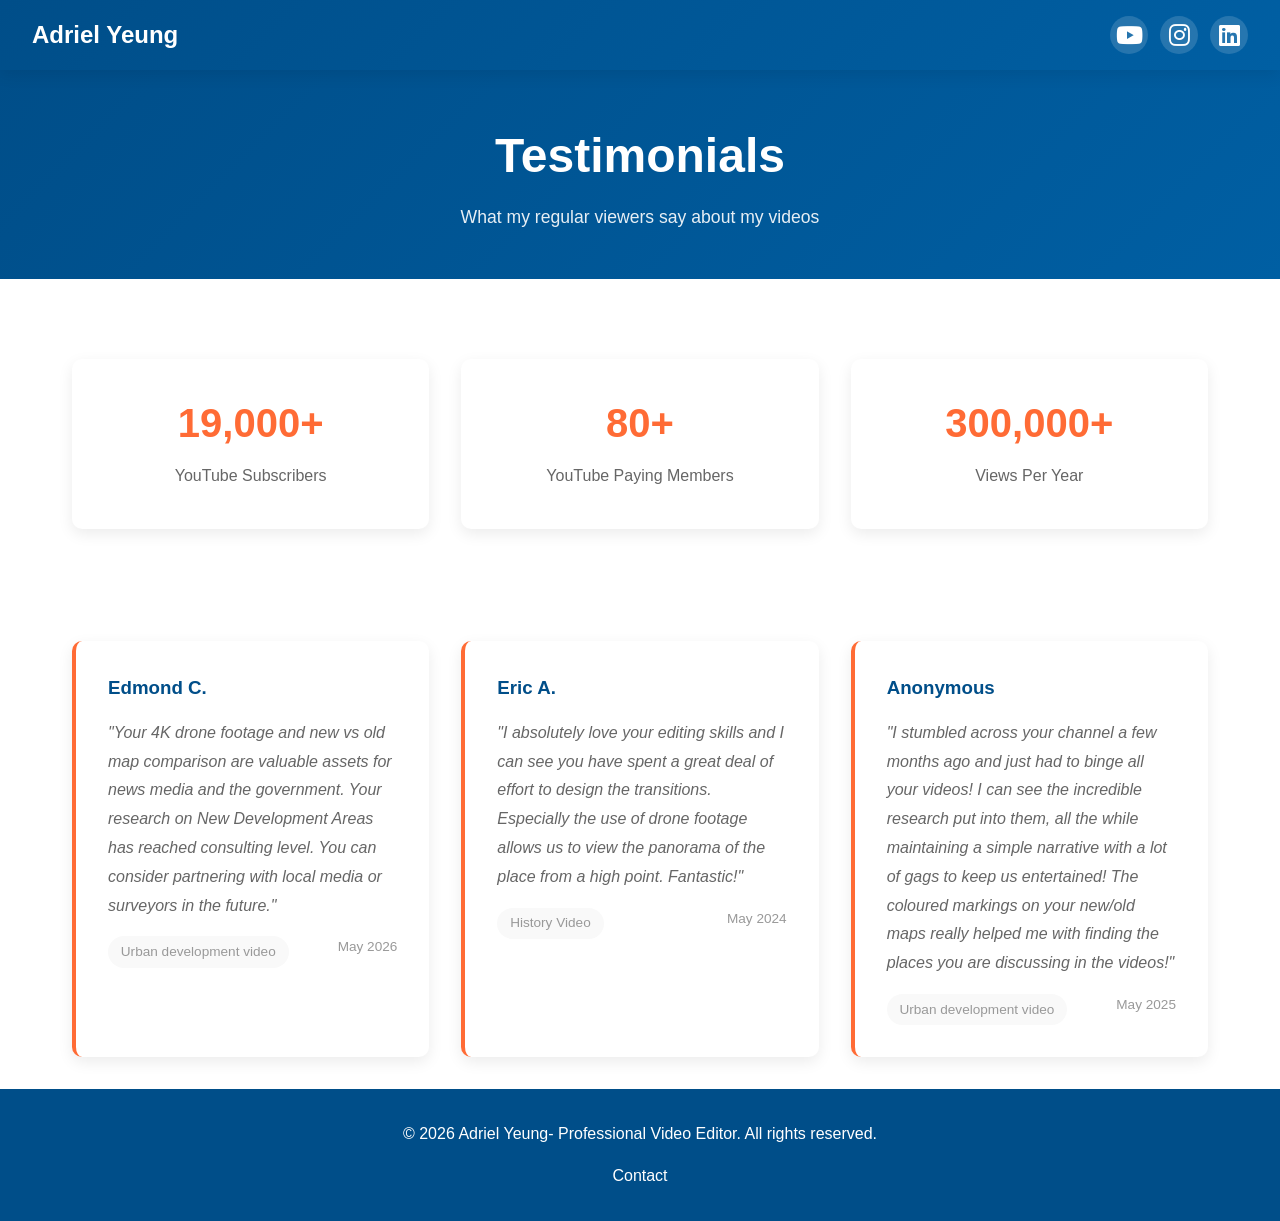
<file: testimonials.html>
<!DOCTYPE html>
<html lang="en">
<head>
    <meta charset="UTF-8">
    <meta name="viewport" content="width=device-width, initial-scale=1.0">
    <title>Testimonials - Adriel Yeung</title>
    <link rel="stylesheet" href="styles.css">
    <link rel="stylesheet" href="https://cdnjs.cloudflare.com/ajax/libs/font-awesome/6.4.0/css/all.min.css">
</head>
<body>
    <!-- Navigation -->
    <nav class="navbar">
        <div class="nav-container">
            <div class="logo">
                Adriel Yeung
            </div>
            <ul class="nav-menu">
                <li><a href="index.html" class="nav-link">Home</a></li>
                <li><a href="videos.html" class="nav-link">Videos</a></li>
                <li><a href="testimonials.html" class="nav-link active">Testimonials</a></li>
                <li><a href="index.html#contact" class="nav-link cta-btn">Contact</a></li>
            </ul>
            <div class="navbar-social-icons">
                <a href="https://www.youtube.com/@adriel.city.explorer" target="_blank" class="social-icon" title="YouTube">
                    <i class="fab fa-youtube"></i>
                </a>
                <a href="https://www.instagram.com/adriel.explorer/" target="_blank" class="social-icon" title="Instagram">
                    <i class="fab fa-instagram"></i>
                </a>
                <a href="https://www.linkedin.com/in/adriel-yeung/" target="_blank" class="social-icon" title="LinkedIn">
                    <i class="fab fa-linkedin"></i>
                </a>
            </div>
        </div>
    </nav>

    <!-- Page Header -->
    <section class="page-header">
        <h1>Testimonials</h1>
        <p>What my regular viewers say about my videos</p>
    </section>

    <!-- Stats Section -->
    <section class="testimonial-stats">
        <div class="stat-box">
            <h3>19,000+</h3>
            <p>YouTube Subscribers</p>
        </div>
        <div class="stat-box">
            <h3>80+</h3>
            <p>YouTube Paying Members</p>
        </div>
        <div class="stat-box">
            <h3>300,000+</h3>
            <p>Views Per Year</p>
        </div>
    </section>

    <!-- Testimonials Grid -->
    <section class="testimonials-container">
        <div class="testimonial-card">
            <div class="testimonial-header">
                <div class="client-info">
                    <h3>Edmond C.</h3>
                </div>
            </div>
            <p class="testimonial-text">"Your 4K drone footage and new vs old map comparison are valuable assets for news media and the government. Your research on New Development Areas has reached consulting level. You can consider partnering with local media or surveyors in the future."</p>
            <div class="testimonial-meta">
                <span class="project-type">Urban development video</span>
                <span class="date">May 2026</span>
            </div>
        </div>

        <div class="testimonial-card">
            <div class="testimonial-header">
                <div class="client-info">
                    <h3>Eric A.</h3>
                </div>
            </div>
            <p class="testimonial-text">"I absolutely love your editing skills and I can see you have spent a great deal of effort to design the transitions. Especially the use of drone footage allows us to view the panorama of the place from a high point. Fantastic!"</p>
            <div class="testimonial-meta">
                <span class="project-type">History Video</span>
                <span class="date">May 2024</span>
            </div>
        </div>

        <div class="testimonial-card">
            <div class="testimonial-header">
                <div class="client-info">
                    <h3>Anonymous</h3>
                </div>
            </div>
            <p class="testimonial-text">"I stumbled across your channel a few months ago and just had to binge all your videos! I can see the incredible research put into them, all the while maintaining a simple narrative with a lot of gags to keep us entertained! The coloured markings on your new/old maps really helped me with finding the places you are discussing in the videos!"</p>
            <div class="testimonial-meta">
                <span class="project-type">Urban development video</span>
                <span class="date">May 2025</span>
            </div>
        </div>
    </section>

    <!-- Footer -->
    <footer class="footer">
        <p>&copy; 2026 Adriel Yeung- Professional Video Editor. All rights reserved.</p>
        <div class="footer-links">
            <a href="#contact">Contact</a>
        </div>
    </footer>

    <script src="script.js"></script>
</body>
</html>
</file>
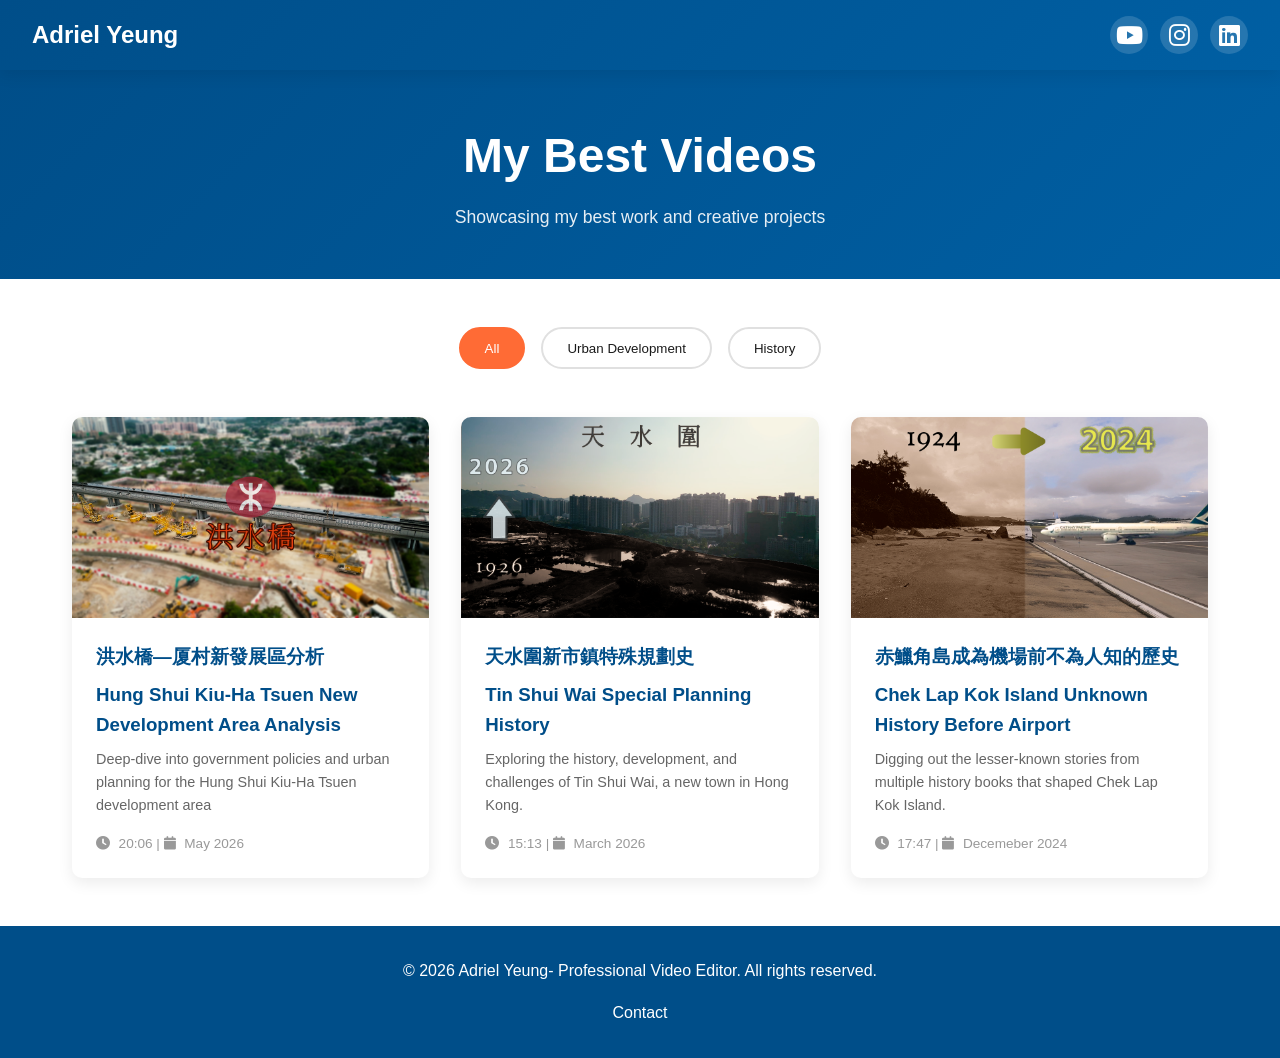
<file: videos.html>
<!DOCTYPE html>
<html lang="en">
<head>
    <meta charset="UTF-8">
    <meta name="viewport" content="width=device-width, initial-scale=1.0">
    <title>My Videos - Adriel Yeung</title>
    <link rel="stylesheet" href="styles.css">
    <link rel="stylesheet" href="https://cdnjs.cloudflare.com/ajax/libs/font-awesome/6.4.0/css/all.min.css">
</head>
<body>
    <!-- Navigation -->
    <nav class="navbar">
        <div class="nav-container">
            <div class="logo">
                Adriel Yeung
            </div>
            <ul class="nav-menu">
                <li><a href="index.html" class="nav-link">Home</a></li>
                <li><a href="videos.html" class="nav-link active">Videos</a></li>
                <li><a href="testimonials.html" class="nav-link">Testimonials</a></li>
                <li><a href="index.html#contact" class="nav-link cta-btn">Contact</a></li>
            </ul>
            <div class="navbar-social-icons">
                <a href="https://www.youtube.com/@adriel.city.explorer" target="_blank" class="social-icon" title="YouTube">
                    <i class="fab fa-youtube"></i>
                </a>
                <a href="https://www.instagram.com/adriel.explorer/" target="_blank" class="social-icon" title="Instagram">
                    <i class="fab fa-instagram"></i>
                </a>
                <a href="https://www.linkedin.com/in/adriel-yeung/" target="_blank" class="social-icon" title="LinkedIn">
                    <i class="fab fa-linkedin"></i>
                </a>
            </div>
        </div>
    </nav>

    <!-- Page Header -->
    <section class="page-header">
        <h1>My Best Videos</h1>
        <p>Showcasing my best work and creative projects</p>
    </section>

    <section class="videos-section">
        <!-- Filter Buttons -->
        <div class="filter-buttons">
            <button class="filter-btn active" data-filter="all">All</button>
            <button class="filter-btn" data-filter="urban-development">Urban Development</button>
            <button class="filter-btn" data-filter="history">History</button>
        </div>

        <!-- Videos Grid -->
        <div class="videos-grid">
            <div class="video-card" data-category="urban-development">
                <div class="video-thumbnail">
                    <img src="thumbnails/AS4B_tn1.png" alt="Hung Shui Kiu">
                    <div class="video-overlay">
                        <a href="https://youtu.be/UV2vupRSkmo" target="_blank" class="play-button">
                            <i class="fas fa-play"></i>
                        </a>
                    </div>
                </div>
                <div class="video-info">
                    <h3>洪水橋—厦村新發展區分析</h3>
                    <h3>Hung Shui Kiu-Ha Tsuen New Development Area Analysis</h3>
                    <p class="description">Deep-dive into government policies and urban planning for the Hung Shui Kiu-Ha Tsuen development area</p>
                    <p class="stats"><i class="fas fa-clock"></i> 20:06 | <i class="fas fa-calendar"></i> May 2026 </p>
                </div>
            </div>

            <div class="video-card" data-category="urban-development">
                <div class="video-thumbnail">
                    <img src="thumbnails/AS4A_tn2.png" alt="Tin Shui Wai">
                    <div class="video-overlay">
                        <a href="https://youtu.be/INduMZqhQag" target="_blank" class="play-button">
                            <i class="fas fa-play"></i>
                        </a>
                    </div>
                </div>
                <div class="video-info">
                    <h3>天水圍新市鎮特殊規劃史</h3>
                    <h3>Tin Shui Wai Special Planning History</h3>
                    <p class="description">Exploring the history, development, and challenges of Tin Shui Wai, a new town in Hong Kong.</p>
                    <p class="stats"><i class="fas fa-clock"></i> 15:13 | <i class="fas fa-calendar"></i> March 2026</p>
                </div>
            </div>

            <div class="video-card" data-category="history">
                <div class="video-thumbnail">
                    <img src="thumbnails/DI4_tn_1.png" alt="Chek Lap Kok">
                    <div class="video-overlay">
                        <a href="https://youtu.be/cl1tKQNAkxw" target="_blank" class="play-button">
                            <i class="fas fa-play"></i>
                        </a>
                    </div>
                </div>
                <div class="video-info">
                    <h3>赤鱲角島成為機場前不為人知的歷史</h3>
                    <h3>Chek Lap Kok Island Unknown History Before Airport</h3>
                    <p class="description">Digging out the lesser-known stories from multiple history books that shaped Chek Lap Kok Island.</p>
                    <p class="stats"><i class="fas fa-clock"></i> 17:47 | <i class="fas fa-calendar"></i> Decemeber 2024</p>
                </div>
            </div>
        </div>
    </section>

    <!-- Footer -->
    <footer class="footer">
        <p>&copy; 2026 Adriel Yeung- Professional Video Editor. All rights reserved.</p>
        <div class="footer-links">
            <a href="#contact">Contact</a>
        </div>
    </footer>

    <script src="script.js"></script>
</body>
</html>
</file>
<file: styles.css>
/* ===== Global Styles ===== */
* {
    margin: 0;
    padding: 0;
    box-sizing: border-box;
}

:root {
    --primary-color: #ff6b35;
    --secondary-color: #004e89;
    --accent-color: #f7931e;
    --text-dark: #1a1a1a;
    --text-light: #666;
    --bg-light: #f9f9f9;
    --bg-white: #ffffff;
    --border-color: #e0e0e0;
    --shadow: 0 10px 30px rgba(0, 0, 0, 0.1);
    --shadow-sm: 0 5px 15px rgba(0, 0, 0, 0.08);
}

html {
    scroll-behavior: smooth;
}

body {
    font-family: 'Segoe UI', Tahoma, Geneva, Verdana, sans-serif;
    line-height: 1.6;
    color: var(--text-dark);
    background-color: var(--bg-white);
}

/* ===== Navigation ===== */
.navbar {
    background: linear-gradient(135deg, var(--secondary-color) 0%, #005fa3 100%);
    padding: 1rem 0;
    position: sticky;
    top: 0;
    z-index: 1000;
    box-shadow: var(--shadow-sm);
}

.nav-container {
    max-width: 1800px;
    margin: 0 auto;
    padding: 0 2rem;
    display: flex;
    justify-content: space-between;
    align-items: center;
}

.logo {
    font-size: 1.5rem;
    font-weight: bold;
    color: white;
    display: flex;
    align-items: center;
    gap: 0.5rem;
}

.nav-menu {
    display: flex;
    list-style: none;
    gap: 2rem;
    align-items: center;
}

.nav-link {
    color: white;
    text-decoration: none;
    transition: all 0.3s ease;
    position: relative;
}

.nav-link:hover,
.nav-link.active {
    color: var(--accent-color);
}

.nav-link.active::after {
    content: '';
    position: absolute;
    bottom: -8px;
    left: 0;
    width: 100%;
    height: 2px;
    background: var(--accent-color);
}

.navbar-social-icons {
    display: flex;
    gap: 0.75rem;
    align-items: center;
}

.navbar-social-icons .social-icon {
    width: 38px;
    height: 38px;
    display: flex;
    align-items: center;
    justify-content: center;
    background: rgba(255, 255, 255, 0.15);
    border-radius: 50%;
    transition: background 0.2s ease, transform 0.2s ease;
    color: white;
}

.navbar-social-icons .social-icon:hover {
    background: rgba(255, 255, 255, 0.3);
    transform: translateY(-1px);
}

.cta-btn {
    background: var(--primary-color);
    padding: 0.5rem 1.5rem;
    border-radius: 5px;
    transition: all 0.3s ease;
}

.cta-btn:hover {
    background: var(--accent-color);
    transform: translateY(-2px);
}

/* ===== Buttons ===== */
.btn {
    padding: 0.8rem 2rem;
    border: none;
    border-radius: 5px;
    font-size: 1rem;
    cursor: pointer;
    transition: all 0.3s ease;
    text-decoration: none;
    display: inline-block;
    font-weight: 600;
}

.btn-primary {
    background: var(--primary-color);
    color: white;
}

.btn-primary:hover {
    background: var(--accent-color);
    transform: translateY(-3px);
    box-shadow: var(--shadow);
}

.btn-secondary {
    background: transparent;
    color: var(--primary-color);
    border: 2px solid var(--primary-color);
}

.btn-secondary:hover {
    background: var(--primary-color);
    color: white;
}

/* ===== Hero Section ===== */
.hero {
    background: linear-gradient(135deg, var(--secondary-color) 0%, #005fa3 100%);
    color: white;
    padding: 6rem 2rem;
    min-height: 600px;
    display: flex;
    align-items: center;
    justify-content: center;
    position: relative;
    overflow: hidden;
}

.hero-background {
    position: absolute;
    top: 0;
    left: 0;
    width: 100%;
    height: 100%;
    z-index: 0;
}

.animated-shape {
    position: absolute;
    opacity: 0.1;
}

.shape-1 {
    width: 400px;
    height: 400px;
    background: white;
    border-radius: 50%;
    top: -100px;
    right: -100px;
    animation: float 6s ease-in-out infinite;
}

.shape-2 {
    width: 300px;
    height: 300px;
    background: white;
    border-radius: 50%;
    bottom: -50px;
    left: 50px;
    animation: float 8s ease-in-out infinite reverse;
}

@keyframes float {
    0%, 100% {
        transform: translateY(0px);
    }
    50% {
        transform: translateY(30px);
    }
}

.hero-content {
    position: relative;
    z-index: 1;
    text-align: center;
    max-width: 800px;
}

.hero h1 {
    font-size: 3.5rem;
    margin-bottom: 1rem;
    font-weight: 700;
}

.hero p {
    font-size: 1.3rem;
    margin-bottom: 2rem;
    opacity: 0.9;
}

/* ===== About Section ===== */
.about {
    padding: 4rem 2rem;
    background: var(--bg-light);
}

.about-container {
    max-width: 1800px;
    margin: 0 auto;
    display: grid;
    grid-template-columns: 1fr 1fr;
    gap: 3rem;
    align-items: center;
}

.about h2 {
    font-size: 2.5rem;
    margin-bottom: 1.5rem;
    color: var(--secondary-color);
}

.about p {
    font-size: 1rem;
    line-height: 1.8;
    margin-bottom: 1rem;
    color: var(--text-light);
}

.highlight-stats {
    display: grid;
    grid-template-columns: repeat(3, 1fr);
    gap: 2rem;
    margin-top: 2rem;
}

.stat {
    text-align: center;
    padding: 1.5rem;
    background: white;
    border-radius: 10px;
    box-shadow: var(--shadow-sm);
}

.stat h3 {
    font-size: 2rem;
    color: var(--primary-color);
    margin-bottom: 0.5rem;
}

.stat p {
    margin: 0;
    color: var(--text-light);
}

.btn-stats {
    grid-column: 1 / -1;
    width: 100%;
    margin-top: 1rem;
}

.about-image {
    display: flex;
    justify-content: center;
}

.placeholder-image {
    width: 300px;
    height: 300px;
    background: linear-gradient(135deg, var(--primary-color) 0%, var(--accent-color) 100%);
    border-radius: 20px;
    display: flex;
    align-items: center;
    justify-content: center;
    font-size: 100px;
    color: white;
    box-shadow: var(--shadow);
}

/* ===== Services Section ===== */
.services-preview,
.services-detailed,
.packages {
    padding: 4rem 2rem;
}

.services-preview {
    background: white;
}

.services-detailed {
    background: var(--bg-light);
    display: grid;
    grid-template-columns: repeat(auto-fit, minmax(300px, 1fr));
    gap: 2rem;
}

.services-preview h2,
.packages h2 {
    text-align: center;
    font-size: 2.5rem;
    margin-bottom: 3rem;
    color: var(--secondary-color);
}

.services-grid {
    display: grid;
    grid-template-columns: repeat(auto-fit, minmax(250px, 1fr));
    gap: 2rem;
    margin-bottom: 2rem;
}

.service-card {
    background: white;
    border-radius: 10px;
    overflow: hidden;
    box-shadow: var(--shadow-sm);
    transition: all 0.3s ease;
}

.service-card:hover {
    transform: translateY(-10px);
    box-shadow: var(--shadow);
}

.service-video {
    position: relative;
    overflow: hidden;
    aspect-ratio: 16 / 9;
}

.service-video video {
    width: 100%;
    height: 100%;
    object-fit: contain;
    display: block;
}

.service-video img {
    width: 100%;
    height: 100%;
    object-fit: cover;
}

.service-video .video-overlay {
    position: absolute;
    top: 0;
    left: 0;
    width: 100%;
    height: 100%;
    background: rgba(0, 0, 0, 0.5);
    display: flex;
    align-items: center;
    justify-content: center;
    opacity: 0;
    transition: all 0.3s ease;
}

.service-card:hover .video-overlay {
    opacity: 1;
}

.service-video .play-button {
    width: 60px;
    height: 60px;
    background: var(--primary-color);
    border-radius: 50%;
    display: flex;
    align-items: center;
    justify-content: center;
    font-size: 1.5rem;
    color: white;
    text-decoration: none;
    transition: all 0.3s ease;
}

.service-video .play-button:hover {
    background: var(--accent-color);
    transform: scale(1.1);
}

.service-info {
    padding: 1.5rem;
    text-align: center;
}

.service-card i {
    font-size: 2.5rem;
    color: var(--primary-color);
    margin-bottom: 1rem;
}

.service-card h3 {
    font-size: 1.3rem;
    margin-bottom: 0.5rem;
}

.service-card p {
    color: var(--text-light);
    font-size: 0.9rem;
}

/* Service Items (Detailed) */
.service-item {
    background: white;
    padding: 2rem;
    border-radius: 10px;
    box-shadow: var(--shadow-sm);
    transition: all 0.3s ease;
}

.service-item:hover {
    box-shadow: var(--shadow);
}

.service-icon {
    font-size: 3rem;
    color: var(--primary-color);
    margin-bottom: 1rem;
}

.service-item h2 {
    font-size: 1.5rem;
    margin-bottom: 1rem;
    color: var(--secondary-color);
}

.service-list {
    list-style: none;
    margin: 1.5rem 0;
    text-align: left;
}

.service-list li {
    padding: 0.5rem 0;
    color: var(--text-light);
}

.service-list i {
    color: var(--primary-color);
    margin-right: 0.5rem;
}

.pricing {
    background: var(--bg-light);
    padding: 1rem;
    border-radius: 5px;
    margin-top: 1rem;
}

.pricing h3 {
    color: var(--primary-color);
    margin: 0;
}

.pricing p {
    margin: 0;
    color: var(--text-light);
    font-size: 0.9rem;
}

/* Packages Section */
.packages-grid {
    display: grid;
    grid-template-columns: repeat(auto-fit, minmax(280px, 1fr));
    gap: 2rem;
    max-width: 1200px;
    margin: 0 auto;
}

.package-card {
    background: white;
    padding: 2rem;
    border-radius: 10px;
    text-align: center;
    box-shadow: var(--shadow-sm);
    transition: all 0.3s ease;
    border: 2px solid transparent;
    position: relative;
}

.package-card:hover {
    transform: translateY(-5px);
    box-shadow: var(--shadow);
}

.package-card.featured {
    border-color: var(--primary-color);
    transform: scale(1.05);
}

.badge {
    position: absolute;
    top: -12px;
    left: 50%;
    transform: translateX(-50%);
    background: var(--primary-color);
    color: white;
    padding: 0.5rem 1rem;
    border-radius: 20px;
    font-size: 0.8rem;
    font-weight: bold;
}

.package-card h3 {
    font-size: 1.5rem;
    margin-bottom: 0.5rem;
}

.package-price {
    font-size: 2.5rem;
    color: var(--primary-color);
    font-weight: bold;
    margin: 1rem 0;
}

.package-duration {
    color: var(--text-light);
    font-size: 0.9rem;
    margin-bottom: 1.5rem;
}

.package-features {
    list-style: none;
    margin: 2rem 0;
    text-align: left;
}

.package-features li {
    padding: 0.5rem 0;
    color: var(--text-light);
}

.package-features i {
    color: var(--primary-color);
    margin-right: 0.5rem;
    width: 20px;
}

.package-features .fa-times {
    color: #ccc;
}

/* ===== Social Section ===== */
.social-section {
    background: linear-gradient(135deg, var(--secondary-color) 0%, #005fa3 100%);
    color: white;
    padding: 4rem 2rem;
    text-align: center;
}

.social-section h2 {
    font-size: 2.5rem;
    margin-bottom: 2rem;
}

.social-icons {
    display: flex;
    justify-content: center;
    gap: 2rem;
    flex-wrap: wrap;
}

.social-icon {
    width: 60px;
    height: 60px;
    background: rgba(255, 255, 255, 0.2);
    border-radius: 50%;
    display: flex;
    align-items: center;
    justify-content: center;
    font-size: 1.5rem;
    color: white;
    text-decoration: none;
    transition: all 0.3s ease;
}

.social-icon:hover {
    background: var(--primary-color);
    transform: translateY(-5px) scale(1.1);
}

/* ===== Contact Section ===== */
.contact {
    background: var(--bg-light);
    padding: 4rem 2rem;
}

.contact-container {
    max-width: 600px;
    margin: 0 auto;
}

.contact h2 {
    text-align: center;
    font-size: 2.5rem;
    margin-bottom: 0.5rem;
    color: var(--secondary-color);
}

.contact > p {
    text-align: center;
    margin-bottom: 2rem;
    color: var(--text-light);
}

.contact-form {
    display: flex;
    flex-direction: column;
    gap: 1rem;
    margin-bottom: 2rem;
}

.contact-form input,
.contact-form textarea {
    padding: 1rem;
    border: 1px solid var(--border-color);
    border-radius: 5px;
    font-family: inherit;
    font-size: 1rem;
}

.contact-form input:focus,
.contact-form textarea:focus {
    outline: none;
    border-color: var(--primary-color);
    box-shadow: 0 0 0 3px rgba(255, 107, 53, 0.1);
}

.contact-info {
    text-align: center;
    color: var(--text-light);
}

.contact-info p {
    margin: 0.5rem 0;
}

.contact-info i {
    color: var(--primary-color);
    margin-right: 0.5rem;
}

/* ===== Page Header ===== */
.page-header {
    background: linear-gradient(135deg, var(--secondary-color) 0%, #005fa3 100%);
    color: white;
    padding: 3rem 2rem;
    text-align: center;
}

.page-header h1 {
    font-size: 3rem;
    margin-bottom: 0.5rem;
}

.page-header p {
    font-size: 1.1rem;
    opacity: 0.9;
}

/* ===== Videos Section ===== */
.videos-section {
    max-width: 1200px;
    margin: 0 auto;
    padding: 3rem 2rem;
}

.filter-buttons {
    display: flex;
    justify-content: center;
    gap: 1rem;
    margin-bottom: 3rem;
    flex-wrap: wrap;
}

.filter-btn {
    padding: 0.7rem 1.5rem;
    border: 2px solid var(--border-color);
    background: white;
    border-radius: 25px;
    cursor: pointer;
    transition: all 0.3s ease;
    font-weight: 500;
    color: var(--text-dark);
}

.filter-btn:hover,
.filter-btn.active {
    background: var(--primary-color);
    color: white;
    border-color: var(--primary-color);
}

.videos-grid {
    display: grid;
    grid-template-columns: repeat(auto-fill, minmax(300px, 1fr));
    gap: 2rem;
}

.video-card {
    background: white;
    border-radius: 10px;
    overflow: hidden;
    box-shadow: var(--shadow-sm);
    transition: all 0.3s ease;
}

.video-card:hover {
    transform: translateY(-10px);
    box-shadow: var(--shadow);
}

.video-thumbnail {
    position: relative;
    overflow: hidden;
    aspect-ratio: 16 / 9;
}

.video-thumbnail img {
    width: 100%;
    height: 100%;
    object-fit: cover;
}

.video-overlay {
    position: absolute;
    top: 0;
    left: 0;
    width: 100%;
    height: 100%;
    background: rgba(0, 0, 0, 0.5);
    display: flex;
    align-items: center;
    justify-content: center;
    opacity: 0;
    transition: all 0.3s ease;
}

.video-card:hover .video-overlay {
    opacity: 1;
}

.play-button {
    width: 60px;
    height: 60px;
    background: var(--primary-color);
    border-radius: 50%;
    display: flex;
    align-items: center;
    justify-content: center;
    font-size: 1.5rem;
    color: white;
    text-decoration: none;
    transition: all 0.3s ease;
}

.play-button:hover {
    background: var(--accent-color);
    transform: scale(1.1);
}

.video-info {
    padding: 1.5rem;
}

.video-info h3 {
    margin-bottom: 0.5rem;
    color: var(--secondary-color);
}

.category-badge {
    display: inline-block;
    background: var(--primary-color);
    color: white;
    padding: 0.3rem 0.8rem;
    border-radius: 20px;
    font-size: 0.8rem;
    margin-bottom: 0.5rem;
}

.description {
    color: var(--text-light);
    font-size: 0.9rem;
    margin-bottom: 1rem;
}

.stats {
    color: #999;
    font-size: 0.85rem;
}

.stats i {
    margin-right: 0.3rem;
}

/* ===== Testimonials Section ===== */
.testimonial-stats {
    display: grid;
    grid-template-columns: repeat(auto-fit, minmax(200px, 1fr));
    gap: 2rem;
    max-width: 1200px;
    margin: 3rem auto;
    padding: 2rem;
}

.stat-box {
    background: white;
    padding: 2rem;
    border-radius: 10px;
    text-align: center;
    box-shadow: var(--shadow-sm);
}

.stat-box h3 {
    font-size: 2.5rem;
    color: var(--primary-color);
    margin-bottom: 0.5rem;
}

.stat-box p {
    color: var(--text-light);
    margin-bottom: 0.5rem;
}

.stars {
    color: #ffc107;
}

.testimonials-container {
    max-width: 1200px;
    margin: 0 auto;
    padding: 2rem;
    display: grid;
    grid-template-columns: repeat(auto-fit, minmax(300px, 1fr));
    gap: 2rem;
}

.testimonial-card {
    background: white;
    padding: 2rem;
    border-radius: 10px;
    box-shadow: var(--shadow-sm);
    transition: all 0.3s ease;
    border-left: 4px solid var(--primary-color);
}

.testimonial-card:hover {
    box-shadow: var(--shadow);
    transform: translateY(-5px);
}

.testimonial-header {
    display: flex;
    gap: 1rem;
    margin-bottom: 1rem;
    align-items: center;
}

.client-avatar img {
    width: 60px;
    height: 60px;
    border-radius: 50%;
    object-fit: cover;
}

.client-info h3 {
    margin: 0;
    color: var(--secondary-color);
}

.client-info p {
    margin: 0;
    color: var(--text-light);
    font-size: 0.85rem;
}

.stars-small {
    color: #ffc107;
    margin-bottom: 1rem;
}

.testimonial-text {
    color: var(--text-light);
    line-height: 1.8;
    margin-bottom: 1rem;
    font-style: italic;
}

.testimonial-meta {
    display: flex;
    justify-content: space-between;
    font-size: 0.85rem;
    color: #999;
}

.project-type {
    background: var(--bg-light);
    padding: 0.3rem 0.8rem;
    border-radius: 20px;
}

/* Video Testimonials */
.video-testimonials {
    background: var(--bg-light);
    padding: 4rem 2rem;
    text-align: center;
}

.video-testimonials h2 {
    font-size: 2.5rem;
    margin-bottom: 0.5rem;
    color: var(--secondary-color);
}

.video-testimonials > p {
    margin-bottom: 2rem;
    color: var(--text-light);
}

.video-testimonials-grid {
    display: grid;
    grid-template-columns: repeat(auto-fit, minmax(250px, 1fr));
    gap: 2rem;
    max-width: 1200px;
    margin: 0 auto;
}

.video-testimonial {
    text-align: center;
}

.video-placeholder {
    position: relative;
    overflow: hidden;
    border-radius: 10px;
    aspect-ratio: 16 / 9;
    margin-bottom: 1rem;
    cursor: pointer;
}

.video-placeholder img {
    width: 100%;
    height: 100%;
    object-fit: cover;
}

.video-placeholder::before {
    content: '';
    position: absolute;
    top: 0;
    left: 0;
    width: 100%;
    height: 100%;
    background: rgba(0, 0, 0, 0.3);
    opacity: 0;
    transition: all 0.3s ease;
}

.video-placeholder:hover::before {
    opacity: 1;
}

.video-placeholder i {
    position: absolute;
    top: 50%;
    left: 50%;
    transform: translate(-50%, -50%);
    font-size: 3rem;
    color: white;
    opacity: 0;
    transition: all 0.3s ease;
}

.video-placeholder:hover i {
    opacity: 1;
}

/* ===== Showreel Video Player ===== */
.showreel-container {
    width: 100%;
    max-width: 100%;
    aspect-ratio: 16/9;
    border-radius: 20px;
    overflow: hidden;
    position: relative;
    box-shadow: var(--shadow);
    background: #000;
    height: auto;
    display: block;
    max-height: 80vh;
}
.showreel-video {
    width: 100%;
    height: 100%;
    display: block;
    object-fit: cover;
}
.video-controls {
    position: absolute;
    left: 12px;
    bottom: 12px;
    display: flex;
    gap: 8px;
    z-index: 10;
    opacity: 1;
    transition: opacity 0.25s ease, transform 0.25s ease;
}
.video-btn {
    width: 44px;
    height: 44px;
    border-radius: 8px;
    background: rgba(0,0,0,0.6);
    border: none;
    color: white;
    display: flex;
    align-items: center;
    justify-content: center;
    cursor: pointer;
    transition: background 0.2s ease, transform 0.12s ease;
}
.video-btn:hover { background: rgba(0,0,0,0.8); transform: translateY(-2px); }
.video-btn i { font-size: 18px; }

@media (max-width: 768px) {
    .about-container {
        grid-template-columns: 1fr;
    }
    .showreel-container { border-radius: 12px; }
}

/* Hide controls when container has .controls-hidden */
.showreel-container.controls-hidden .video-controls {
    opacity: 0;
    transform: translateY(8px);
    pointer-events: none;
}

/* ===== CTA Section ===== */
.cta-section {
    background: linear-gradient(135deg, var(--primary-color) 0%, var(--accent-color) 100%);
    color: white;
    padding: 4rem 2rem;
    text-align: center;
}

.cta-section h2 {
    font-size: 2.5rem;
    margin-bottom: 1rem;
}

.cta-section p {
    font-size: 1.1rem;
    margin-bottom: 2rem;
}

/* ===== Footer ===== */
.footer {
    background: var(--secondary-color);
    color: white;
    padding: 2rem;
    text-align: center;
}

.footer-links {
    margin-top: 1rem;
    display: flex;
    justify-content: center;
    gap: 2rem;
    flex-wrap: wrap;
}

.footer-links a {
    color: white;
    text-decoration: none;
    transition: all 0.3s ease;
}

.footer-links a:hover {
    color: var(--accent-color);
}

/* ===== Responsive Design ===== */
@media (max-width: 768px) {
    .nav-menu {
        flex-direction: column;
        gap: 1rem;
    }

    .hero h1 {
        font-size: 2rem;
    }

    .about-container {
        grid-template-columns: 1fr;
    }

    .highlight-stats {
        grid-template-columns: 1fr;
    }

    .hero p {
        font-size: 1rem;
    }

    .services-preview h2,
    .packages h2,
    .page-header h1 {
        font-size: 1.8rem;
    }

    .package-card.featured {
        transform: scale(1);
    }

    .social-icons {
        gap: 1rem;
    }

    .navbar-social-icons {
        display: none;
    }

    .filter-buttons {
        gap: 0.5rem;
    }

    .filter-btn {
        padding: 0.5rem 1rem;
        font-size: 0.9rem;
    }
}

@media (max-width: 480px) {
    .nav-container {
        padding: 0 1rem;
    }

    .nav-menu {
        gap: 0.5rem;
    }

    .logo {
        font-size: 1.2rem;
    }

    .nav-link {
        font-size: 0.85rem;
    }

    .hero {
        padding: 3rem 1rem;
        min-height: auto;
    }

    .hero h1 {
        font-size: 1.5rem;
    }

    .hero p {
        font-size: 0.9rem;
    }

    .btn {
        padding: 0.6rem 1.5rem;
        font-size: 0.9rem;
    }

    .services-grid,
    .videos-grid {
        grid-template-columns: 1fr;
    }

    .testimonials-container,
    .packages-grid {
        grid-template-columns: 1fr;
    }

    .contact-form,
    .social-icons {
        gap: 0.8rem;
    }

    .page-header h1 {
        font-size: 1.8rem;
    }
}
</file>
